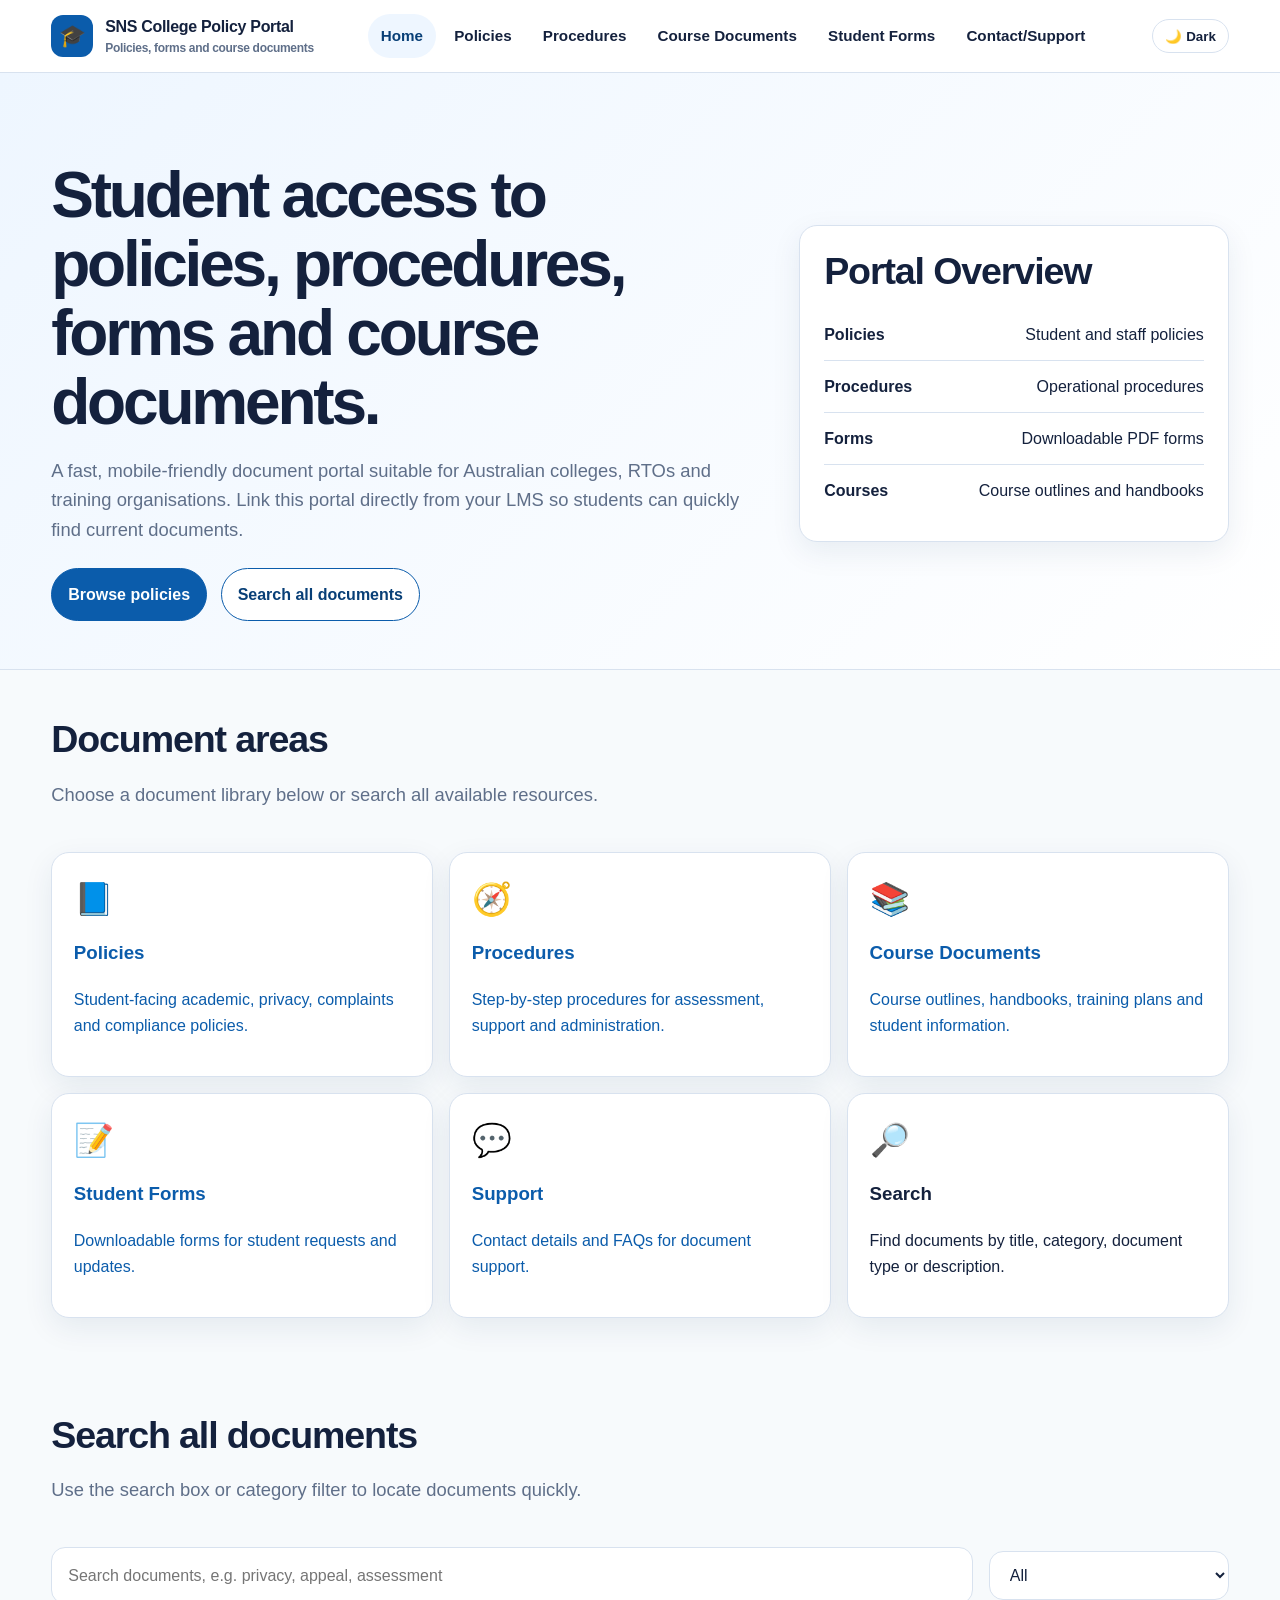
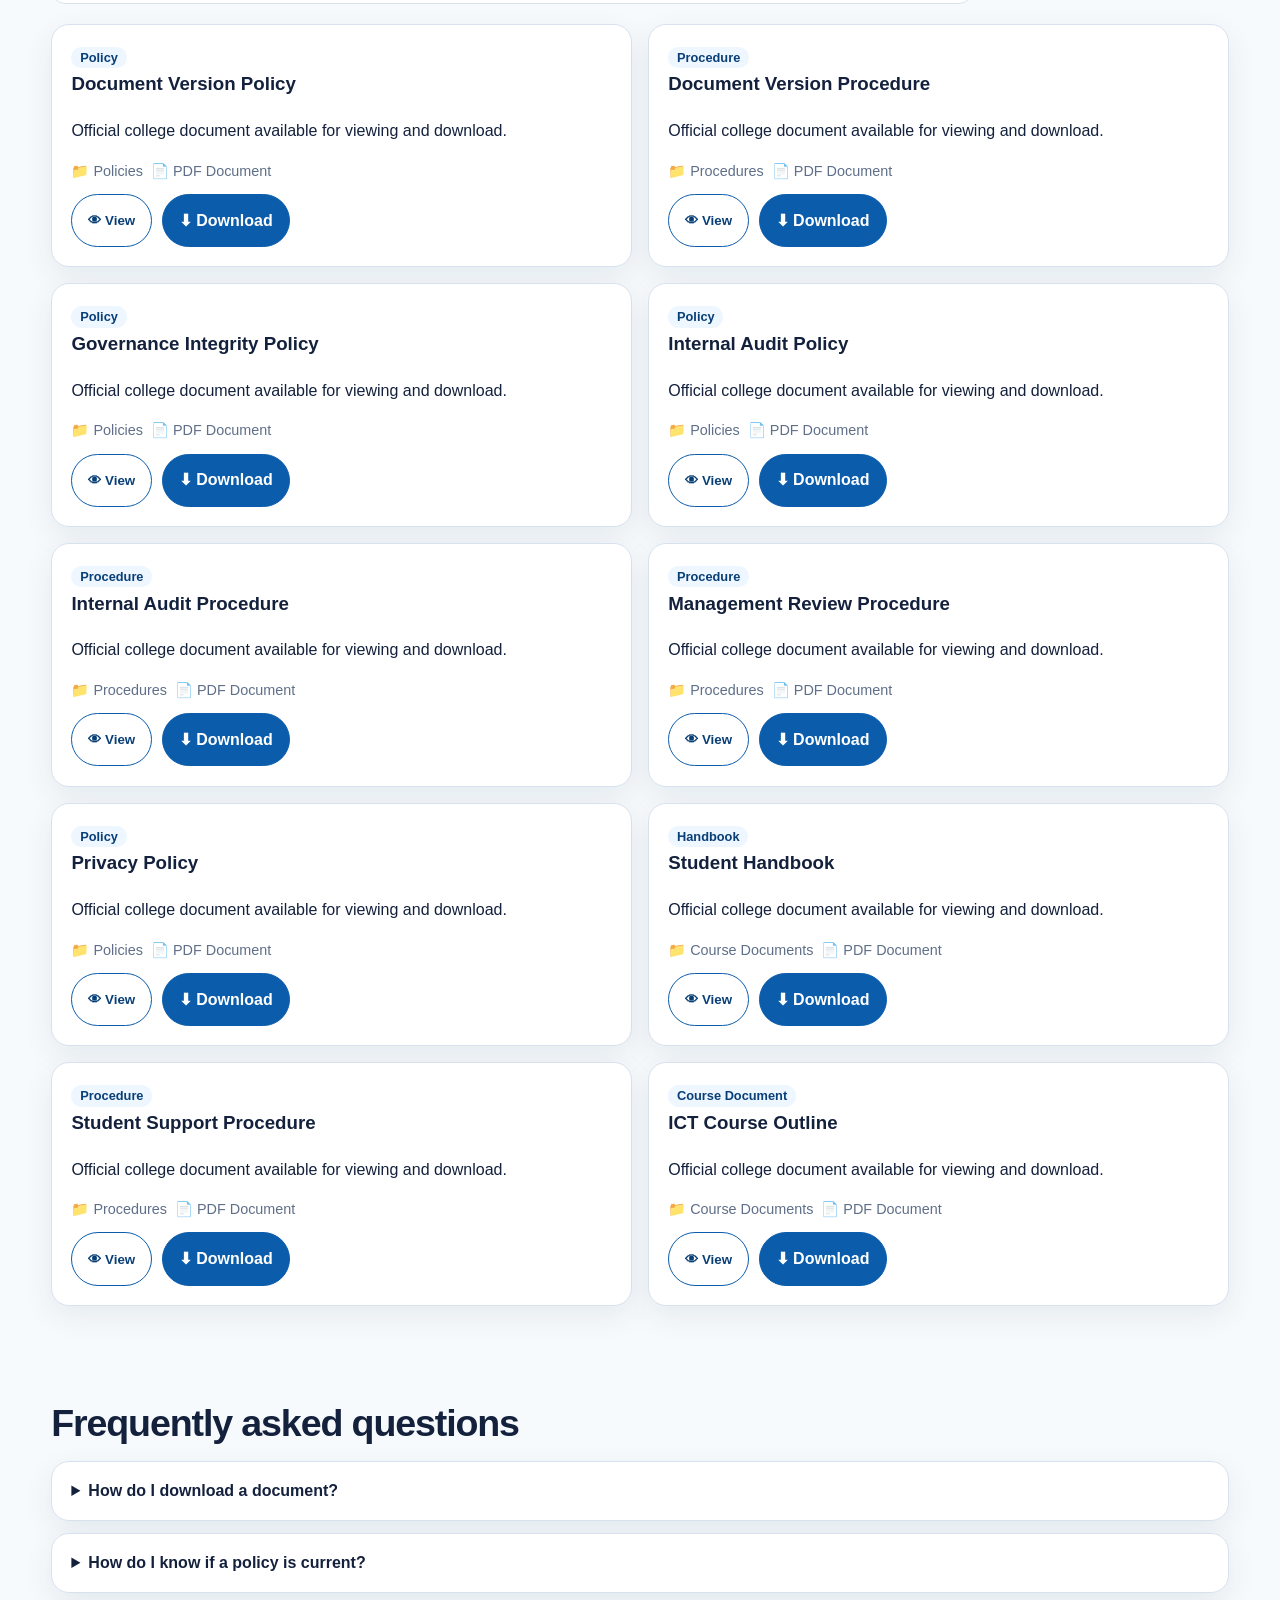
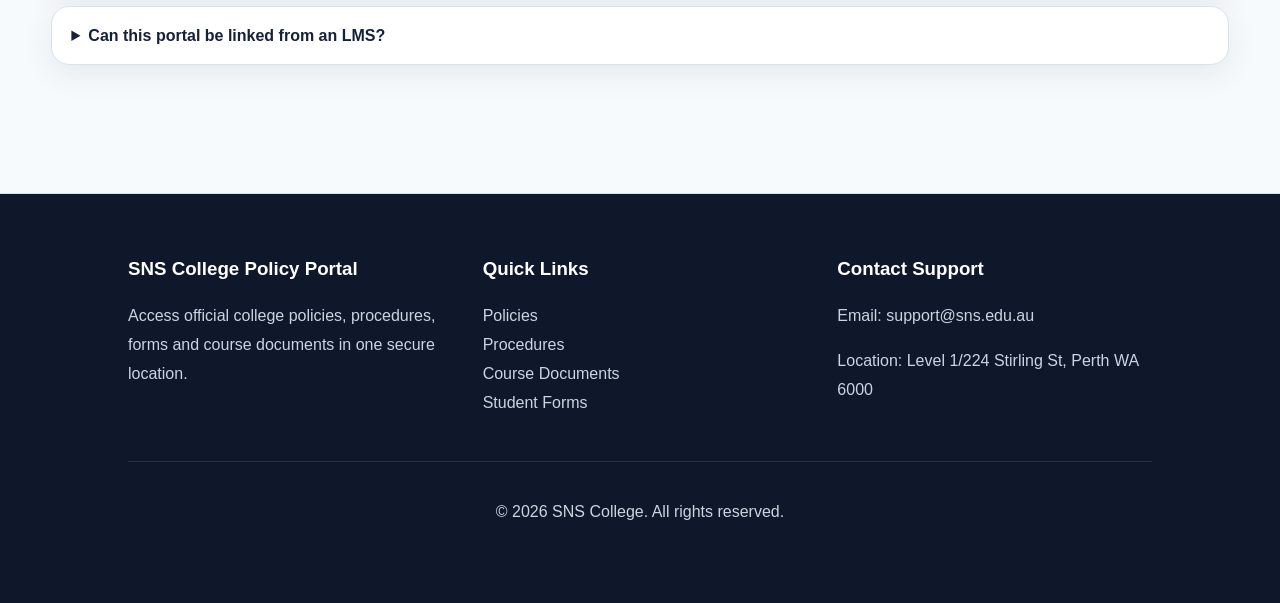
<file: index.html>
<!doctype html>
<html lang="en-AU">
<head>
  <meta charset="utf-8">
  <meta name="viewport" content="width=device-width, initial-scale=1">
  <meta name="description" content="Professional student policy and document portal for an Australian college or RTO.">
  <title>SNS College Policy Portal | Home</title>
  <link rel="stylesheet" href="css/style.css">
</head>
<body data-page-type="All">
  <a class="skip-link" href="#main">Skip to main content</a>
  <header class="site-header"><div class="container header-inner">
    <a class="logo" href="index.html" aria-label="SNS College Policy Portal home"><span class="logo-icon">🎓</span><span>SNS College Policy Portal<small>Policies, forms and course documents</small></span></a>
    <nav class="nav" data-nav aria-label="Main navigation"><a class="active" href="index.html">Home</a><a href="policies.html">Policies</a><a href="procedures.html">Procedures</a><a href="courses.html">Course Documents</a><a href="forms.html">Student Forms</a><a href="contact.html">Contact/Support</a></nav>
    <div class="header-actions"><button class="icon-btn" data-theme-toggle type="button">🌙 Dark</button><button class="icon-btn mobile-menu-btn" data-mobile-menu aria-expanded="false" aria-controls="main-navigation" type="button">☰ Menu</button></div>
  </div></header>
  <main id="main">
    <section class="hero"><div class="container hero-grid">
      <div><h1>Student access to policies, procedures, forms and course documents.</h1><p class="lead">A fast, mobile-friendly document portal suitable for Australian colleges, RTOs and training organisations. Link this portal directly from your LMS so students can quickly find current documents.</p><div class="cta-row"><a class="btn btn-primary" href="policies.html">Browse policies</a><a class="btn btn-secondary" href="#documents">Search all documents</a></div></div>
      <aside class="hero-card" aria-label="Portal summary">
  <h2>Portal Overview</h2>

  <div class="hero-stat">
    <strong>Policies</strong>
    <span>Student and staff policies</span>
  </div>

  <div class="hero-stat">
    <strong>Procedures</strong>
    <span>Operational procedures</span>
  </div>

  <div class="hero-stat">
    <strong>Forms</strong>
    <span>Downloadable PDF forms</span>
  </div>

  <div class="hero-stat">
    <strong>Courses</strong>
    <span>Course outlines and handbooks</span>
  </div>
</aside>
</div>
</section>

    <section class="section"><div class="container"><div class="section-heading"><div><h2>Document areas</h2><p class="lead">Choose a document library below or search all available resources.</p></div></div><div class="grid">
      <a class="card" href="policies.html"><div class="card-icon">📘</div><h3>Policies</h3><p>Student-facing academic, privacy, complaints and compliance policies.</p></a>
      <a class="card" href="procedures.html"><div class="card-icon">🧭</div><h3>Procedures</h3><p>Step-by-step procedures for assessment, support and administration.</p></a>
      <a class="card" href="courses.html"><div class="card-icon">📚</div><h3>Course Documents</h3><p>Course outlines, handbooks, training plans and student information.</p></a>
      <a class="card" href="forms.html"><div class="card-icon">📝</div><h3>Student Forms</h3><p>Downloadable forms for student requests and updates.</p></a>
      <a class="card" href="contact.html"><div class="card-icon">💬</div><h3>Support</h3><p>Contact details and FAQs for document support.</p></a>
      <div class="card"><div class="card-icon">🔎</div><h3>Search</h3><p>Find documents by title, category, document type or description.</p></div>
    </div></div></section>

    <section class="section" id="documents"><div class="container"><div class="section-heading"><div><h2>Search all documents</h2><p class="lead">Use the search box or category filter to locate documents quickly.</p></div></div><div class="tools"><label><span class="sr-only">Search documents</span><input class="search" data-search type="search" placeholder="Search documents, e.g. privacy, appeal, assessment"></label><label><span class="sr-only">Filter by category</span><select class="select" data-category-filter></select></label></div><div class="no-results" data-no-results>No matching documents found.</div><div class="document-grid" data-document-grid></div></div></section>

    <section class="section"><div class="container"><h2>Frequently asked questions</h2><div class="faq-list">
      <details class="faq-item"><summary>How do I download a document?</summary><p>Select the Download button on any document card. The PDF will download or open depending on your browser settings.</p></details>
      <details class="faq-item"><summary>How do I know if a policy is current?</summary><p>Each document card includes an updated date. Staff should replace old PDFs whenever a policy is reviewed.</p></details>
      <details class="faq-item"><summary>Can this portal be linked from an LMS?</summary><p>Yes. Copy the GitHub Pages URL for this website and add it as a link inside Moodle, Canvas, Blackboard or another LMS.</p></details>
    </div></div></section>
  </main>
  <footer class="site-footer">
  <div class="footer-grid">

    <div>
      <h3>SNS College Policy Portal</h3>
      <p>
        Access official college policies, procedures, forms and course
        documents in one secure location.
      </p>
    </div>

    <div>
      <h3>Quick Links</h3>

      <a href="policies.html">Policies</a><br>
      <a href="procedures.html">Procedures</a><br>
      <a href="courses.html">Course Documents</a><br>
      <a href="forms.html">Student Forms</a>
    </div>

    <div>
      <h3>Contact Support</h3>

      <p>Email: support@sns.edu.au</p>
      <p>Location: Level 1/224 Stirling St, Perth WA 6000</p>
    </div>

  </div>

  <div class="footer-bottom">
    <p>© 2026 SNS College. All rights reserved.</p>
  </div>
</footer>
  
<script src="js/script.js"></script>
</body>
</html>
</file>
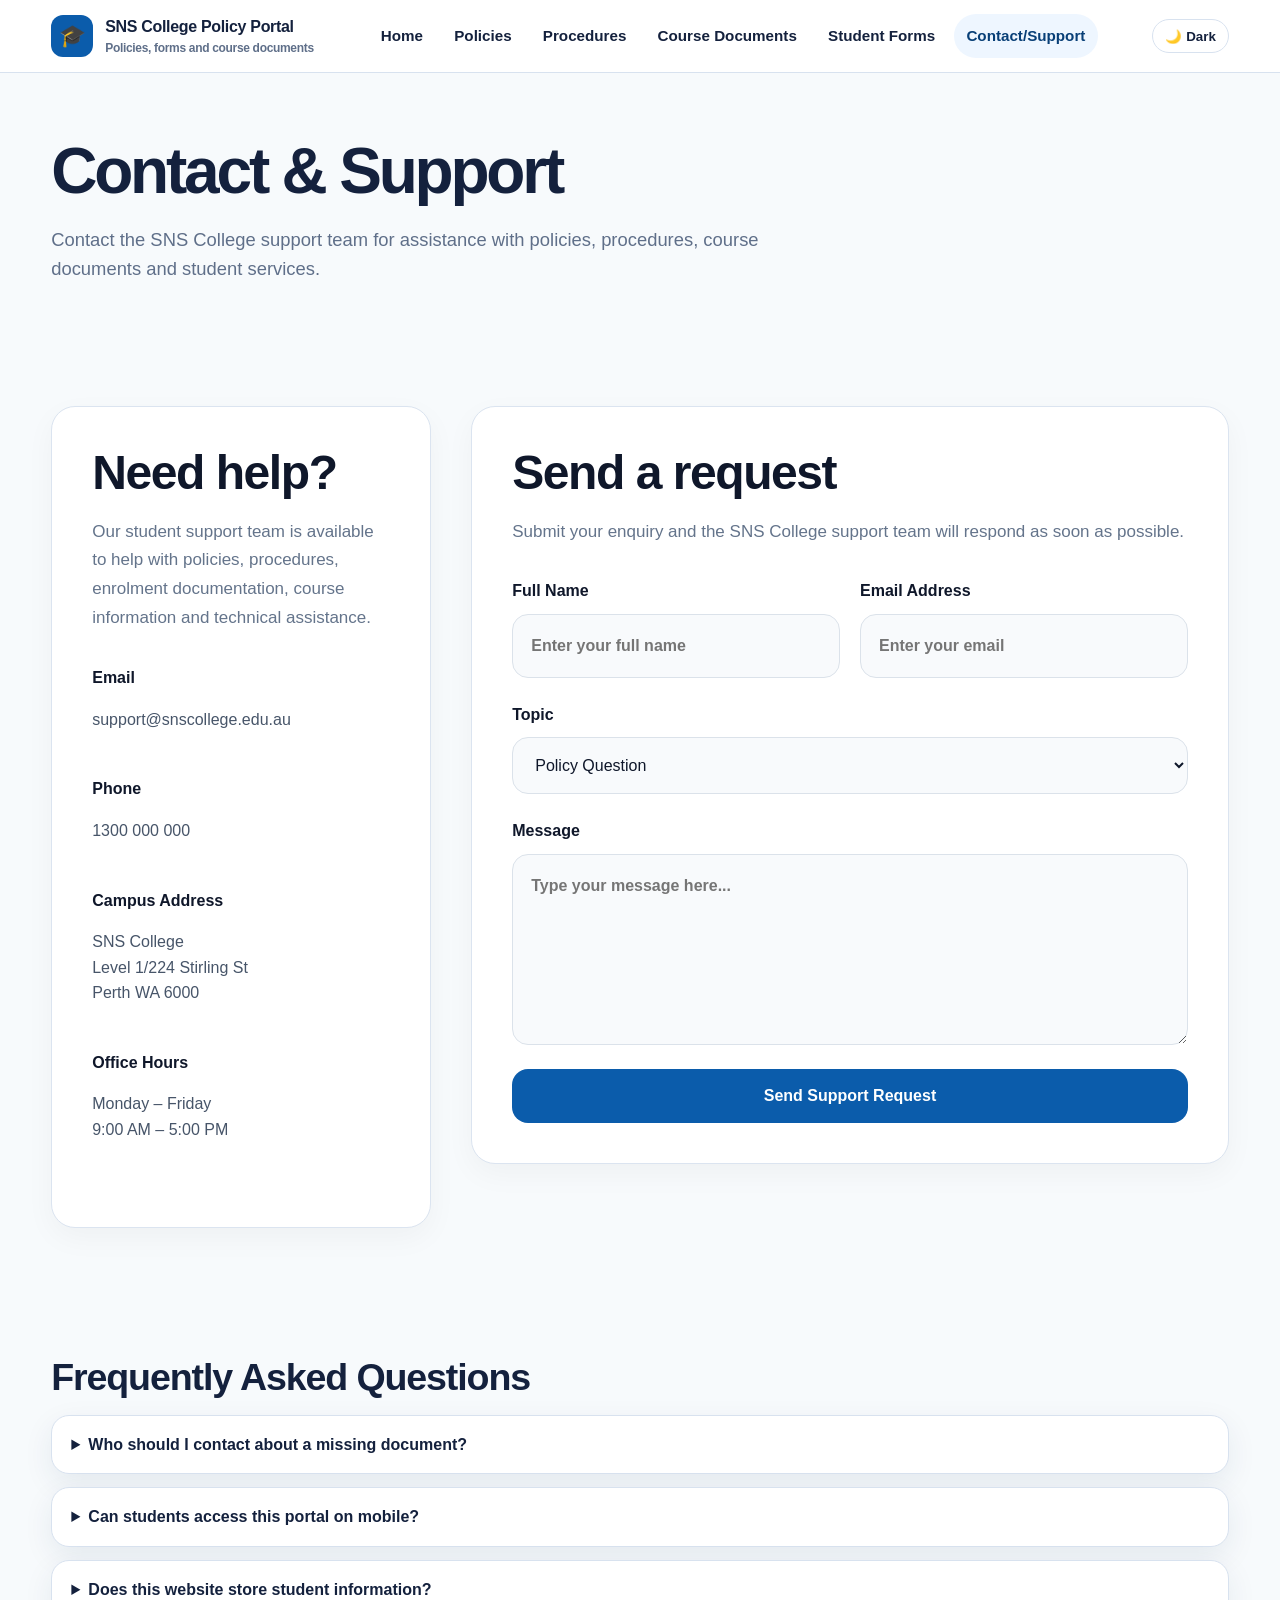
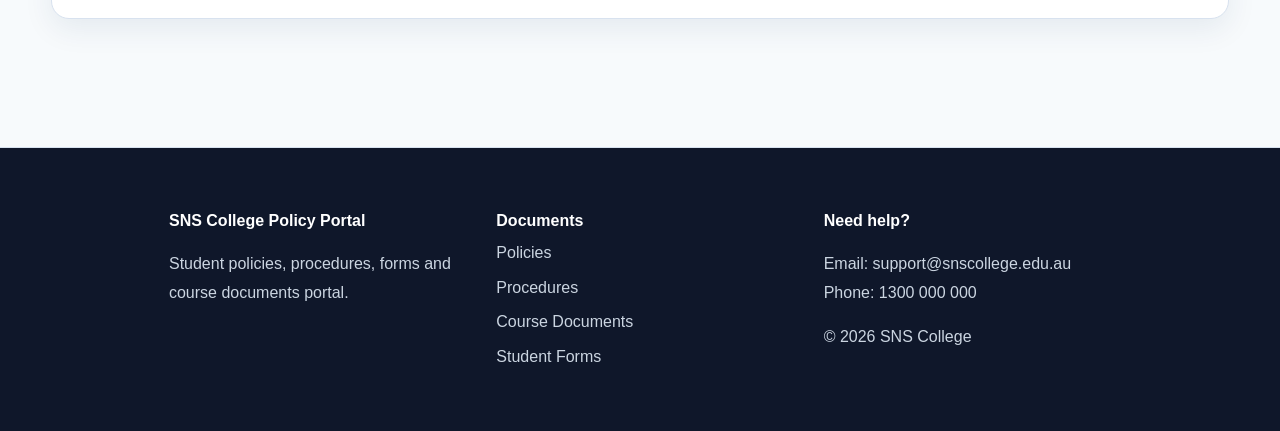
<file: contact.html>
<!doctype html>
<html lang="en-AU">

<head>
  <meta charset="utf-8">
  <meta name="viewport" content="width=device-width, initial-scale=1">
  <meta name="description" content="Contact and support page for the SNS College Policy Portal.">

  <title>SNS College Policy Portal | Contact/Support</title>

  <link rel="stylesheet" href="css/style.css">
</head>

<body data-page-type="All">

  <a class="skip-link" href="#main">Skip to main content</a>

  <!-- HEADER -->
  <header class="site-header">
    <div class="container header-inner">

      <a class="logo" href="index.html">
        <span class="logo-icon">🎓</span>
        <span>
          SNS College Policy Portal
          <small>Policies, forms and course documents</small>
        </span>
      </a>

      <nav class="nav" data-nav aria-label="Main navigation">
        <a href="index.html">Home</a>
        <a href="policies.html">Policies</a>
        <a href="procedures.html">Procedures</a>
        <a href="courses.html">Course Documents</a>
        <a href="forms.html">Student Forms</a>
        <a class="active" href="contact.html">Contact/Support</a>
      </nav>

      <div class="header-actions">
        <button class="icon-btn" data-theme-toggle type="button">
          🌙 Dark
        </button>

        <button class="icon-btn mobile-menu-btn"
          data-mobile-menu
          aria-expanded="false"
          type="button">
          ☰ Menu
        </button>
      </div>

    </div>
  </header>

  <!-- MAIN -->
  <main id="main">

    <!-- PAGE TITLE -->
    <section class="page-title">
      <div class="container">


        <h1>Contact & Support</h1>

        <p class="lead">
          Contact the SNS College support team for assistance
          with policies, procedures, course documents and student services.
        </p>

      </div>
    </section>

    <!-- CONTACT SECTION -->
    <section class="section contact-modern">

      <div class="container contact-layout-modern">

        <!-- LEFT CARD -->
        <aside class="contact-info-modern">
          

          <h2>Need help?</h2>

          <p class="contact-intro">
            Our student support team is available to help with
            policies, procedures, enrolment documentation,
            course information and technical assistance.
          </p>

          <div class="contact-item">
            <div>
              <strong>Email</strong>
              <p>support@snscollege.edu.au</p>
            </div>
          </div>
          <div class="contact-item">
            <div>
              <strong>Phone</strong>
              <p>1300 000 000</p>
            </div>
          </div>
          <div class="contact-item">
            <div>
              <strong>Campus Address</strong>
              <p>
                SNS College<br>
                Level 1/224 Stirling St<br>
                Perth WA 6000
              </p>
            </div>
          </div>
          <div class="contact-item">
            <div>
              <strong>Office Hours</strong>
              <p>
                Monday – Friday<br>
                9:00 AM – 5:00 PM
              </p>
            </div>
          </div>
        </aside>

        <!-- RIGHT CARD -->
        <div class="support-form-modern">


          <h2>Send a request</h2>

          <p class="contact-intro">
            Submit your enquiry and the SNS College support
            team will respond as soon as possible.
          </p>

          <form class="modern-form"
            action="mailto:support@snscollege.edu.au"
            method="post"
            enctype="text/plain">

            <div class="form-row">

              <label>
                Full Name

                <input
                  type="text"
                  name="name"
                  placeholder="Enter your full name"
                  required>
              </label>

              <label>
                Email Address

                <input
                  type="email"
                  name="email"
                  placeholder="Enter your email"
                  required>
              </label>

            </div>

            <label>
              Topic

              <select name="topic">

                <option>Policy Question</option>
                <option>Procedure Question</option>
                <option>Course Document Request</option>
                <option>Student Support</option>
                <option>Technical Issue</option>

              </select>
            </label>

            <label>
              Message

              <textarea
                name="message"
                rows="6"
                placeholder="Type your message here..."
                required></textarea>
            </label>

            <button class="modern-submit-btn" type="submit">
              Send Support Request
            </button>

          </form>

        </div>

      </div>

    </section>

    <!-- FAQ -->
    <section class="section">

      <div class="container">

        <h2>Frequently Asked Questions</h2>

        <div class="faq-list">

          <details class="faq-item">
            <summary>
              Who should I contact about a missing document?
            </summary>

            <p>
              Contact Student Support and include the document name,
              course name and LMS page where the link appears.
            </p>
          </details>

          <details class="faq-item">
            <summary>
              Can students access this portal on mobile?
            </summary>

            <p>
              Yes. The portal is fully responsive and works on
              mobile, tablet and desktop devices.
            </p>
          </details>

          <details class="faq-item">
            <summary>
              Does this website store student information?
            </summary>

            <p>
              No. This is a static website and does not use a database.
              The support form opens an email request only.
            </p>
          </details>

        </div>

      </div>

    </section>

  </main>

  <!-- FOOTER -->
  <footer class="site-footer">

    <div class="container footer-grid">

      <div>
        <strong>SNS College Policy Portal</strong>

        <p>
          Student policies, procedures,
          forms and course documents portal.
        </p>
      </div>

      <div class="footer-links">

        <strong>Documents</strong>

        <a href="policies.html">Policies</a>
        <a href="procedures.html">Procedures</a>
        <a href="courses.html">Course Documents</a>
        <a href="forms.html">Student Forms</a>

      </div>

      <div>

        <strong>Need help?</strong>

        <p>
          Email: support@snscollege.edu.au<br>
          Phone: 1300 000 000
        </p>

        <p>
          &copy; <span data-year></span> SNS College
        </p>

      </div>

    </div>

  </footer>

  <script src="js/script.js"></script>

</body>
</html>
</file>
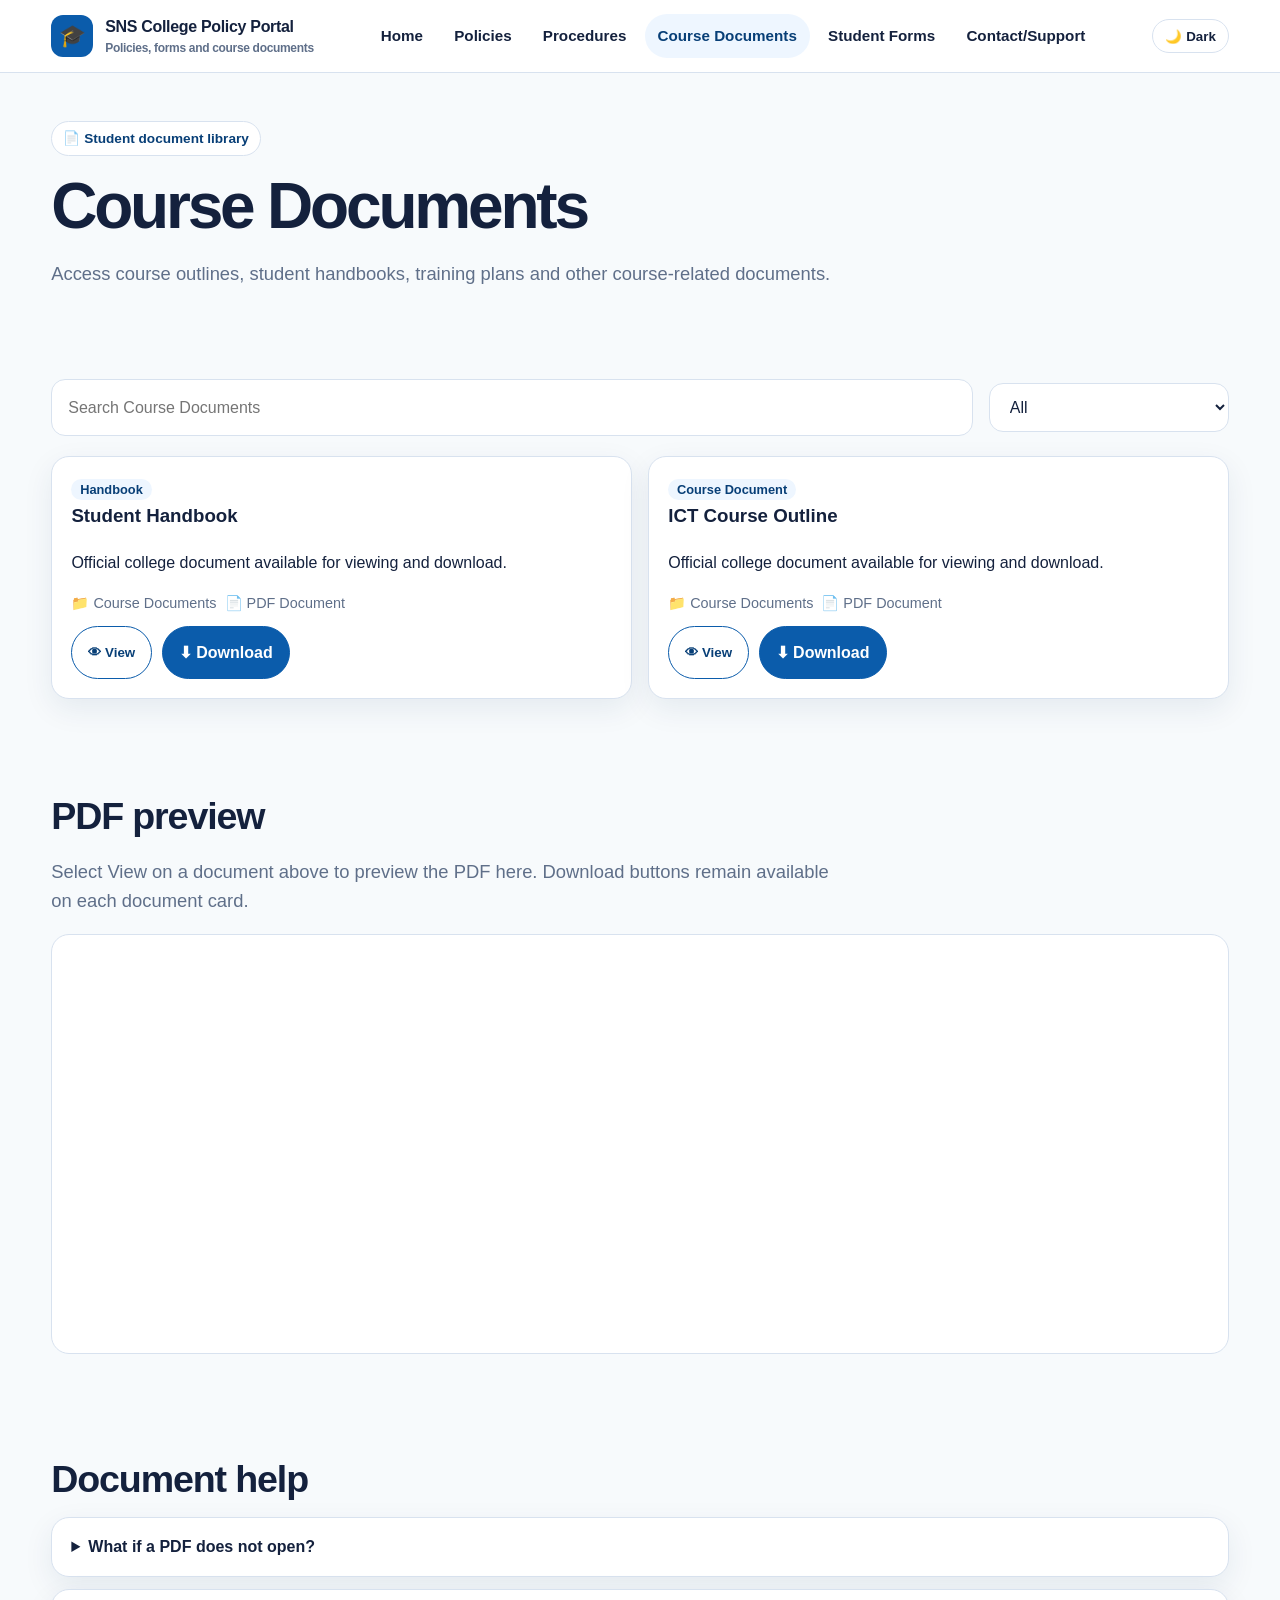
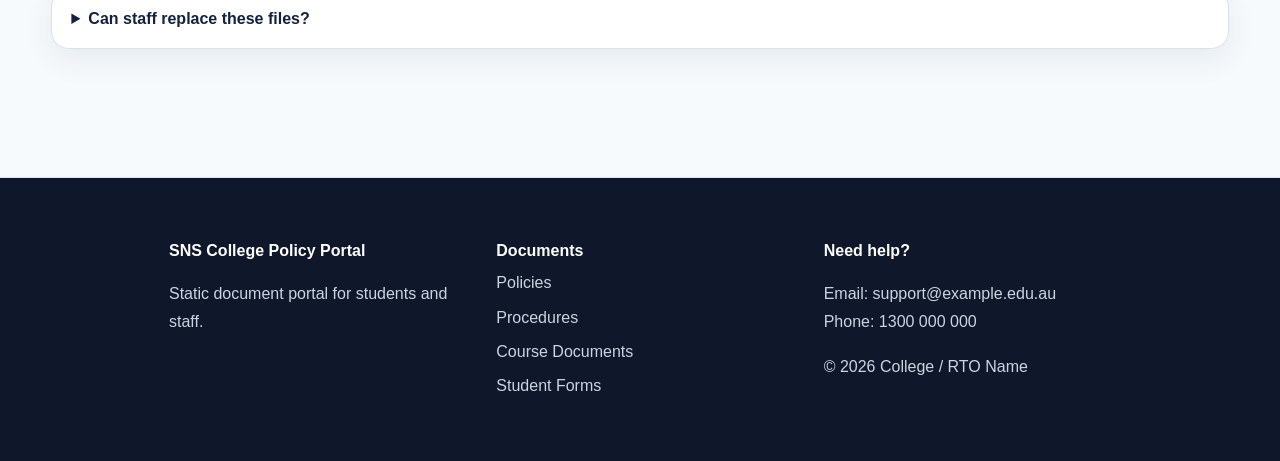
<file: courses.html>
<!doctype html>
<html lang="en-AU">
<head>
  <meta charset="utf-8">
  <meta name="viewport" content="width=device-width, initial-scale=1">
  <meta name="description" content="Access course outlines, student handbooks, training plans and other course-related documents.">
  <title>SNS College Policy Portal | Course Documents</title>
  <link rel="stylesheet" href="css/style.css">
</head>
<body data-page-type="Course Document">
  <a class="skip-link" href="#main">Skip to main content</a>
  <header class="site-header"><div class="container header-inner">
    <a class="logo" href="index.html"><span class="logo-icon">🎓</span><span>SNS College Policy Portal<small>Policies, forms and course documents</small></span></a>
    <nav class="nav" data-nav aria-label="Main navigation"><a href="index.html">Home</a><a class="" href="policies.html">Policies</a><a class="" href="procedures.html">Procedures</a><a class="active" href="courses.html">Course Documents</a><a class="" href="forms.html">Student Forms</a><a class="" href="contact.html">Contact/Support</a></nav>
    <div class="header-actions"><button class="icon-btn" data-theme-toggle type="button">🌙 Dark</button><button class="icon-btn mobile-menu-btn" data-mobile-menu aria-expanded="false" type="button">☰ Menu</button></div>
  </div></header>
  <main id="main">
    <section class="page-title"><div class="container"><span class="badge">📄 Student document library</span><h1>Course Documents</h1><p class="lead">Access course outlines, student handbooks, training plans and other course-related documents.</p></div></section>
    <section class="section"><div class="container"><div class="tools"><label><span class="sr-only">Search documents</span><input class="search" data-search type="search" placeholder="Search Course Documents"></label><label><span class="sr-only">Filter by category</span><select class="select" data-category-filter></select></label></div><div class="no-results" data-no-results>No matching documents found.</div><div class="document-grid" data-document-grid></div></div></section>
    <section class="section"><div class="container"><h2>PDF preview</h2><p class="lead">Select View on a document above to preview the PDF here. Download buttons remain available on each document card.</p><iframe class="pdf-viewer" data-pdf-viewer title="PDF preview area" src="student-handbook.pdf"></iframe></div></section>
    <section class="section"><div class="container"><h2>Document help</h2><div class="faq-list"><details class="faq-item"><summary>What if a PDF does not open?</summary><p>Use the Download button or contact support. Some mobile browsers open PDFs in a separate tab.</p></details><details class="faq-item"><summary>Can staff replace these files?</summary><p>Yes. Replace the matching PDF in the /pdfs folder and update the document details in js/script.js.</p></details></div></div></section>
  </main>
  <footer class="site-footer"><div class="container footer-grid"><div><strong>SNS College Policy Portal</strong><p>Static document portal for students and staff.</p></div><div class="footer-links"><strong>Documents</strong><a href="policies.html">Policies</a><a href="procedures.html">Procedures</a><a href="courses.html">Course Documents</a><a href="forms.html">Student Forms</a></div><div><strong>Need help?</strong><p>Email: support@example.edu.au<br>Phone: 1300 000 000</p><p>&copy; <span data-year></span> College / RTO Name</p></div></div></footer>
  <script src="js/script.js"></script>
</body>
</html>
</file>
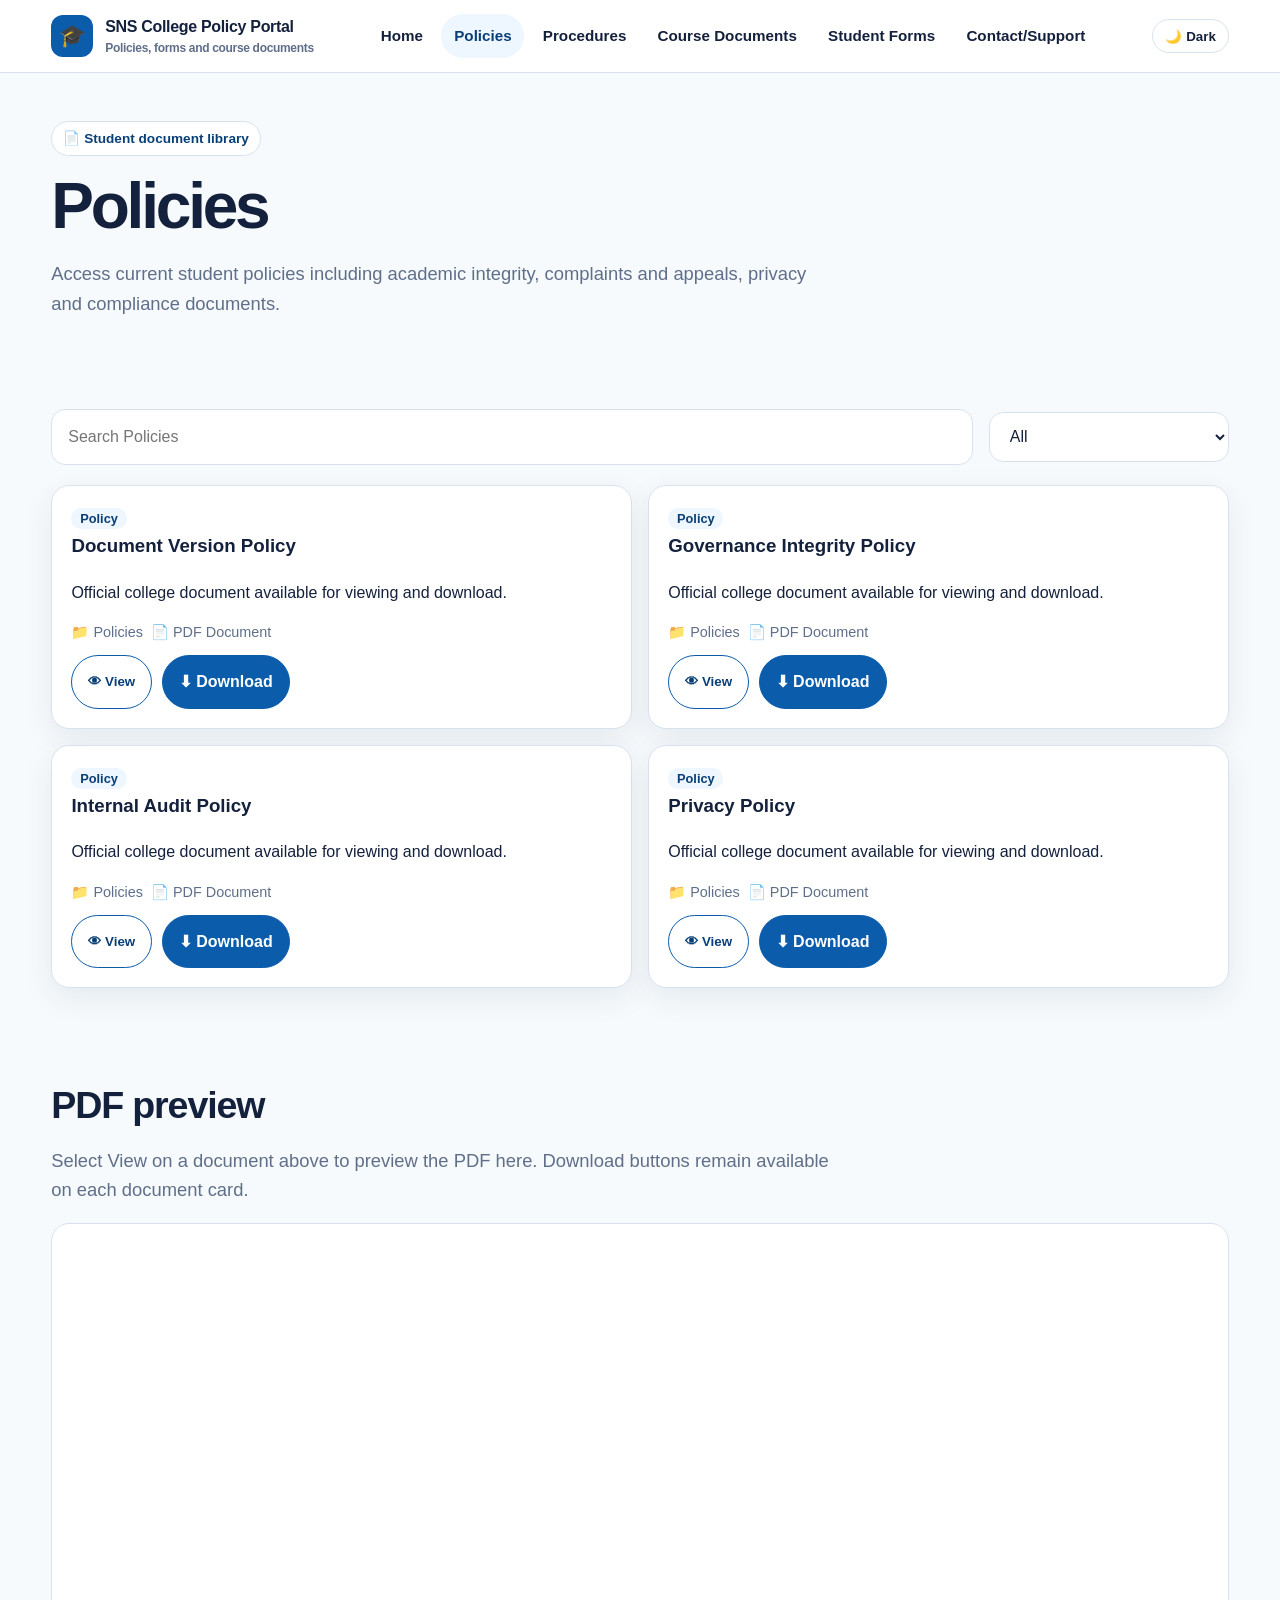
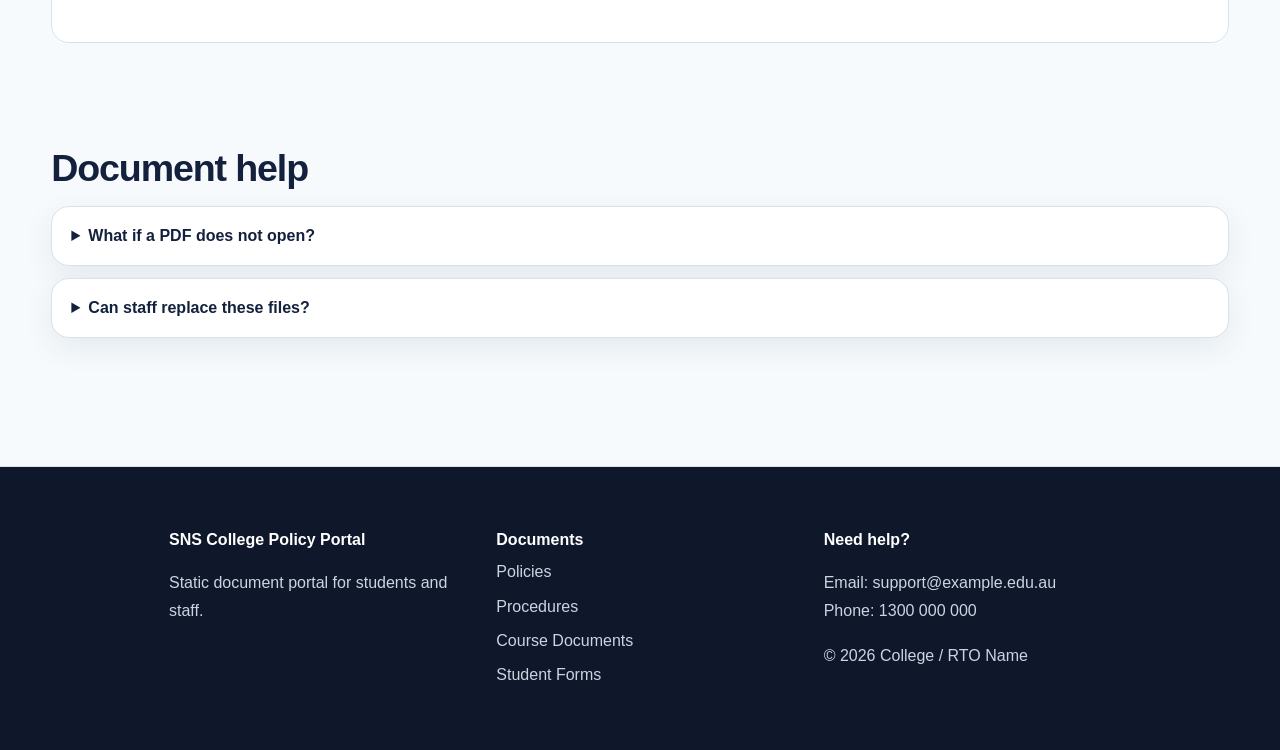
<file: policies.html>
<!doctype html>
<html lang="en-AU">
<head>
  <meta charset="utf-8">
  <meta name="viewport" content="width=device-width, initial-scale=1">
  <meta name="description" content="Access current student policies including academic integrity, complaints and appeals, privacy and compliance documents.">
  <title>SNS College Policy Portal | Policies</title>
  <link rel="stylesheet" href="css/style.css">
</head>
<body data-page-type="Policy">
  <a class="skip-link" href="#main">Skip to main content</a>
  <header class="site-header"><div class="container header-inner">
    <a class="logo" href="index.html"><span class="logo-icon">🎓</span><span>SNS College Policy Portal<small>Policies, forms and course documents</small></span></a>
    <nav class="nav" data-nav aria-label="Main navigation"><a href="index.html">Home</a><a class="active" href="policies.html">Policies</a><a class="" href="procedures.html">Procedures</a><a class="" href="courses.html">Course Documents</a><a class="" href="forms.html">Student Forms</a><a class="" href="contact.html">Contact/Support</a></nav>
    <div class="header-actions"><button class="icon-btn" data-theme-toggle type="button">🌙 Dark</button><button class="icon-btn mobile-menu-btn" data-mobile-menu aria-expanded="false" type="button">☰ Menu</button></div>
  </div></header>
  <main id="main">
    <section class="page-title"><div class="container"><span class="badge">📄 Student document library</span><h1>Policies</h1><p class="lead">Access current student policies including academic integrity, complaints and appeals, privacy and compliance documents.</p></div></section>
    <section class="section"><div class="container"><div class="tools"><label><span class="sr-only">Search documents</span><input class="search" data-search type="search" placeholder="Search Policies"></label><label><span class="sr-only">Filter by category</span><select class="select" data-category-filter></select></label></div><div class="no-results" data-no-results>No matching documents found.</div><div class="document-grid" data-document-grid></div></div></section>
    <section class="section"><div class="container"><h2>PDF preview</h2><p class="lead">Select View on a document above to preview the PDF here. Download buttons remain available on each document card.</p><iframe class="pdf-viewer" data-pdf-viewer title="PDF preview area"></iframe></div></section>
    <section class="section"><div class="container"><h2>Document help</h2><div class="faq-list"><details class="faq-item"><summary>What if a PDF does not open?</summary><p>Use the Download button or contact support. Some mobile browsers open PDFs in a separate tab.</p></details><details class="faq-item"><summary>Can staff replace these files?</summary><p>Yes. Replace the matching PDF in the /pdfs folder and update the document details in js/script.js.</p></details></div></div></section>
  </main>
  <footer class="site-footer"><div class="container footer-grid"><div><strong>SNS College Policy Portal</strong><p>Static document portal for students and staff.</p></div><div class="footer-links"><strong>Documents</strong><a href="policies.html">Policies</a><a href="procedures.html">Procedures</a><a href="courses.html">Course Documents</a><a href="forms.html">Student Forms</a></div><div><strong>Need help?</strong><p>Email: support@example.edu.au<br>Phone: 1300 000 000</p><p>&copy; <span data-year></span> College / RTO Name</p></div></div></footer>
  <script src="js/script.js"></script>
</body>
</html>
</file>
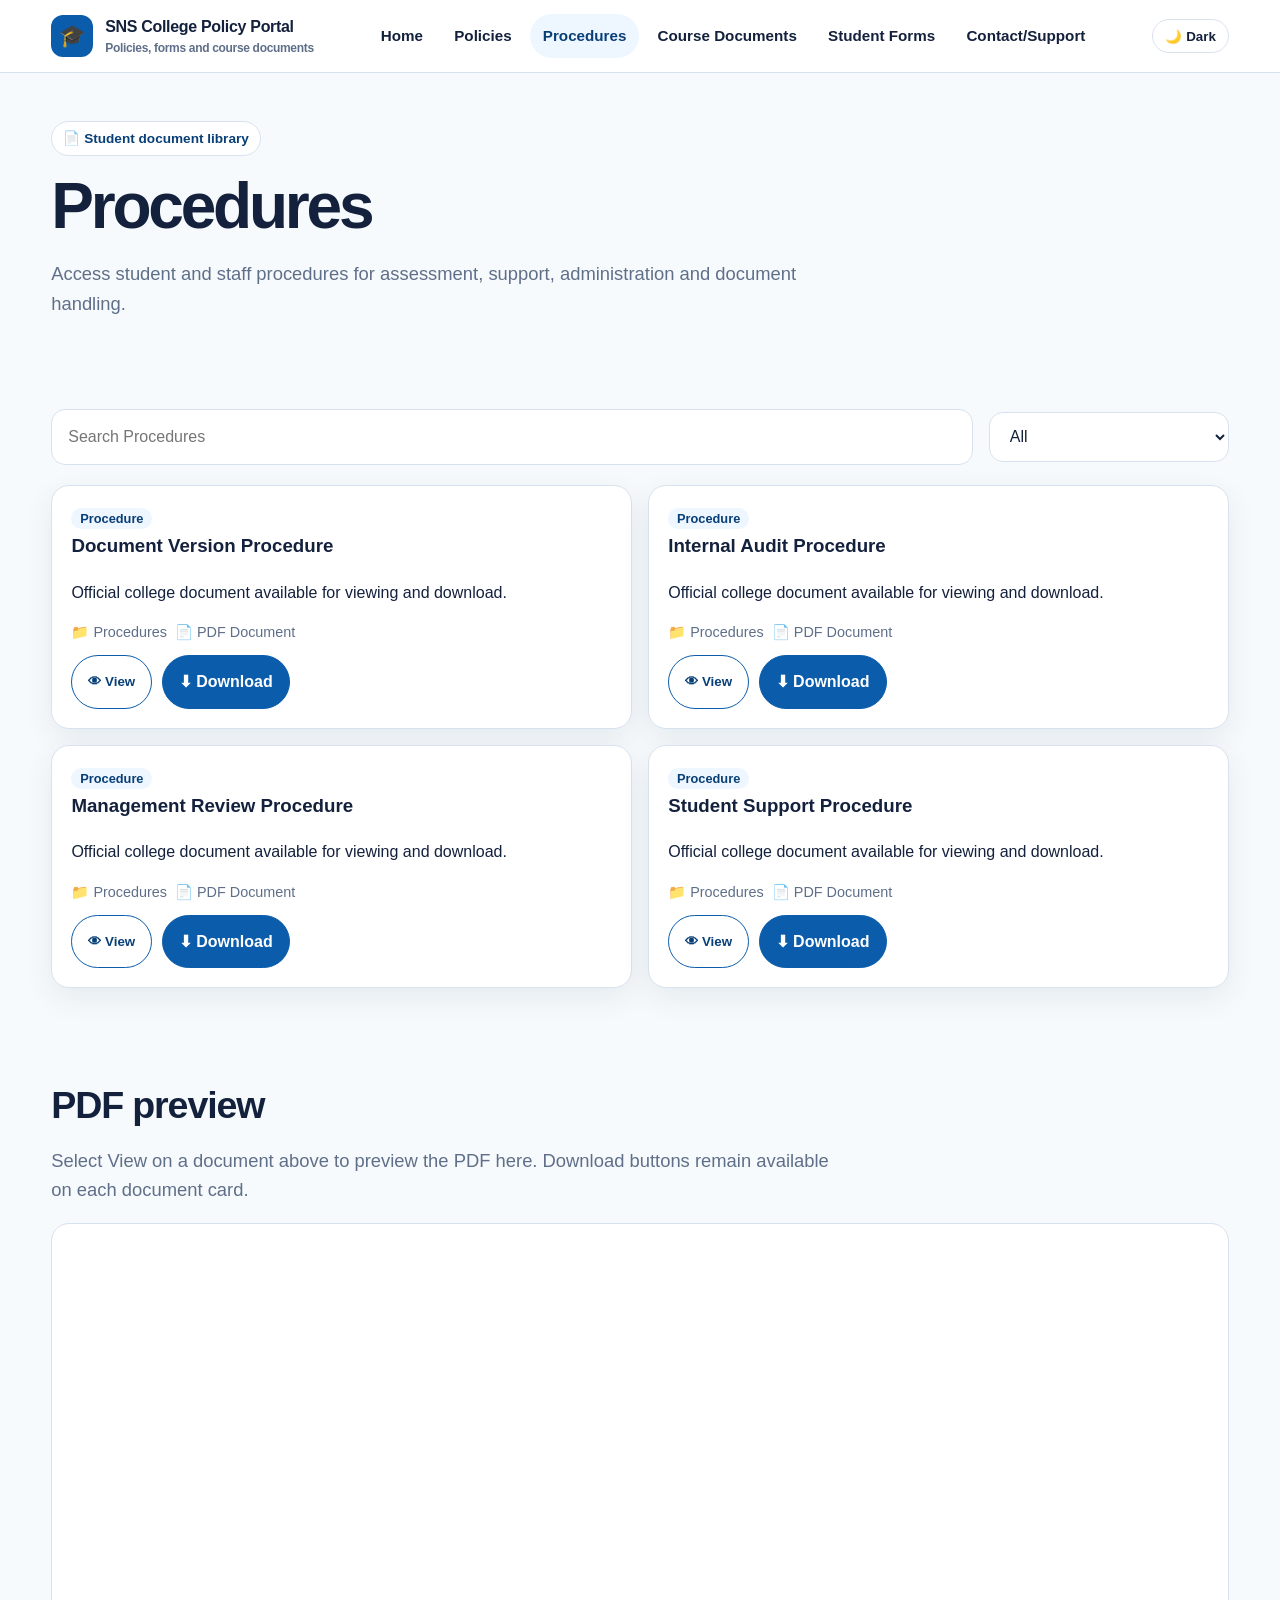
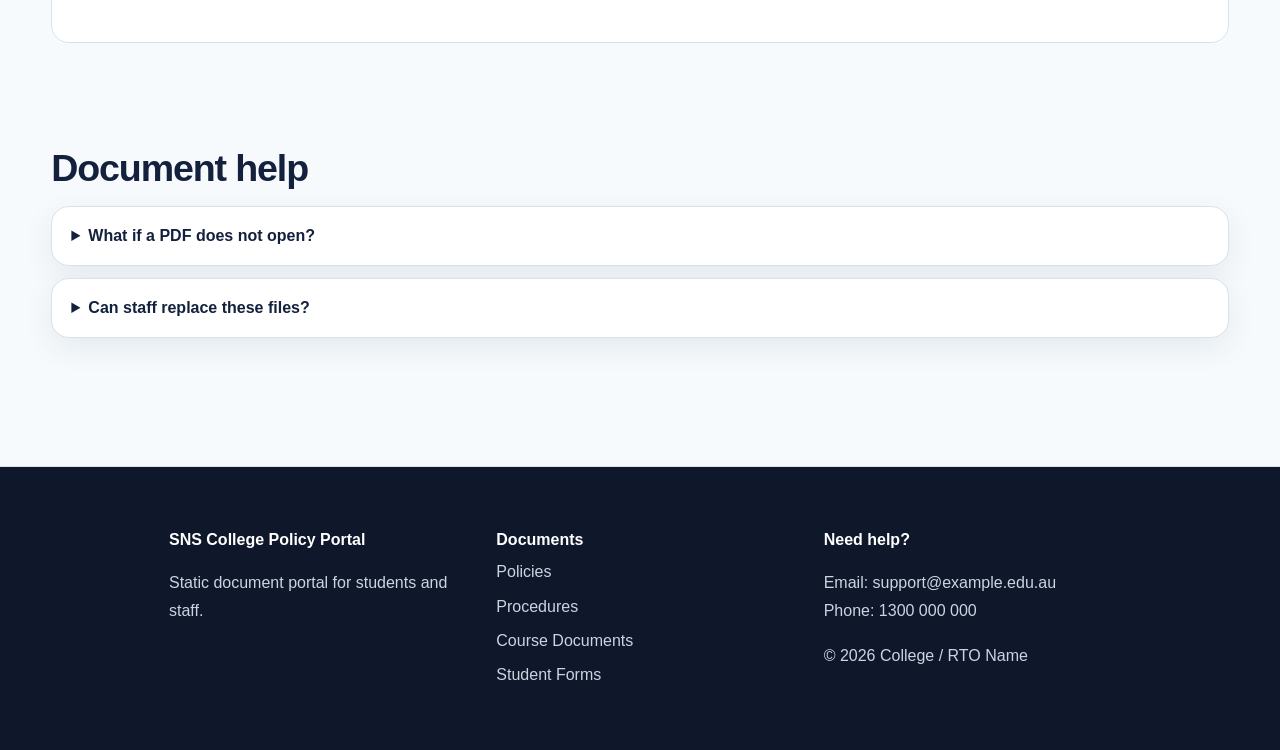
<file: procedures.html>
<!doctype html>
<html lang="en-AU">
<head>
  <meta charset="utf-8">
  <meta name="viewport" content="width=device-width, initial-scale=1">
  <meta name="description" content="Access student and staff procedures for assessment, support, administration and document handling.">
  <title>SNS College Policy Portal | Procedures</title>
  <link rel="stylesheet" href="css/style.css">
</head>
<body data-page-type="Procedure">
  <a class="skip-link" href="#main">Skip to main content</a>
  <header class="site-header"><div class="container header-inner">
    <a class="logo" href="index.html"><span class="logo-icon">🎓</span><span>SNS College Policy Portal<small>Policies, forms and course documents</small></span></a>
    <nav class="nav" data-nav aria-label="Main navigation"><a href="index.html">Home</a><a class="" href="policies.html">Policies</a><a class="active" href="procedures.html">Procedures</a><a class="" href="courses.html">Course Documents</a><a class="" href="forms.html">Student Forms</a><a class="" href="contact.html">Contact/Support</a></nav>
    <div class="header-actions"><button class="icon-btn" data-theme-toggle type="button">🌙 Dark</button><button class="icon-btn mobile-menu-btn" data-mobile-menu aria-expanded="false" type="button">☰ Menu</button></div>
  </div></header>
  <main id="main">
    <section class="page-title"><div class="container"><span class="badge">📄 Student document library</span><h1>Procedures</h1><p class="lead">Access student and staff procedures for assessment, support, administration and document handling.</p></div></section>
    <section class="section"><div class="container"><div class="tools"><label><span class="sr-only">Search documents</span><input class="search" data-search type="search" placeholder="Search Procedures"></label><label><span class="sr-only">Filter by category</span><select class="select" data-category-filter></select></label></div><div class="no-results" data-no-results>No matching documents found.</div><div class="document-grid" data-document-grid></div></div></section>
    <section class="section"><div class="container"><h2>PDF preview</h2><p class="lead">Select View on a document above to preview the PDF here. Download buttons remain available on each document card.</p><iframe class="pdf-viewer" data-pdf-viewer title="PDF preview area"></iframe></div></section>
    <section class="section"><div class="container"><h2>Document help</h2><div class="faq-list"><details class="faq-item"><summary>What if a PDF does not open?</summary><p>Use the Download button or contact support. Some mobile browsers open PDFs in a separate tab.</p></details><details class="faq-item"><summary>Can staff replace these files?</summary><p>Yes. Replace the matching PDF in the /pdfs folder and update the document details in js/script.js.</p></details></div></div></section>
  </main>
  <footer class="site-footer"><div class="container footer-grid"><div><strong>SNS College Policy Portal</strong><p>Static document portal for students and staff.</p></div><div class="footer-links"><strong>Documents</strong><a href="policies.html">Policies</a><a href="procedures.html">Procedures</a><a href="courses.html">Course Documents</a><a href="forms.html">Student Forms</a></div><div><strong>Need help?</strong><p>Email: support@example.edu.au<br>Phone: 1300 000 000</p><p>&copy; <span data-year></span> College / RTO Name</p></div></div></footer>
  <script src="js/script.js"></script>
</body>
</html>
</file>
<file: css/style.css>
:root {
  --bg: #f7fafc;
  --surface: #ffffff;
  --surface-2: #eef6ff;
  --text: #14213d;
  --muted: #5f6f89;
  --primary: #0b5cab;
  --primary-dark: #083f77;
  --accent: #17a2b8;
  --border: #d8e2ef;
  --shadow: 0 10px 30px rgba(9, 45, 87, 0.08);
  --radius: 18px;
  --max-width: 1180px;
}

[data-theme="dark"] {
  --bg: #0d1524;
  --surface: #121e30;
  --surface-2: #172942;
  --text: #f3f8ff;
  --muted: #b8c7d9;
  --primary: #5bb3ff;
  --primary-dark: #8ecbff;
  --accent: #67d9e8;
  --border: #263b58;
  --shadow: 0 10px 30px rgba(0, 0, 0, 0.25);
}

* { box-sizing: border-box; }
html { scroll-behavior: smooth; }
body {
  margin: 0;
  font-family: Arial, Helvetica, sans-serif;
  color: var(--text);
  background: var(--bg);
  line-height: 1.6;
}

a { color: var(--primary); text-decoration: none; }
a:hover, a:focus { text-decoration: underline; }
img { max-width: 100%; height: auto; }
.skip-link {
  position: absolute;
  left: -999px;
  top: 10px;
  background: var(--primary);
  color: #fff;
  padding: 0.7rem 1rem;
  z-index: 1000;
}
.skip-link:focus { left: 10px; }

.container { width: min(92%, var(--max-width)); margin: 0 auto; }
.site-header {
  position: sticky;
  top: 0;
  z-index: 100;
  background: rgba(255,255,255,0.92);
  backdrop-filter: blur(10px);
  border-bottom: 1px solid var(--border);
}
[data-theme="dark"] .site-header { background: rgba(18,30,48,0.92); }
.header-inner {
  display: flex;
  align-items: center;
  justify-content: space-between;
  min-height: 72px;
  gap: 1rem;
}
.logo {
  display: flex;
  align-items: center;
  gap: 0.75rem;
  color: var(--text);
  font-weight: 800;
  letter-spacing: -0.02em;
}
.logo-icon {
  display: grid;
  place-items: center;
  width: 42px;
  height: 42px;
  border-radius: 12px;
  background: var(--primary);
  color: #fff;
  font-size: 1.35rem;
}
.logo small { display: block; color: var(--muted); font-weight: 600; font-size: 0.75rem; }
.nav { display: flex; align-items: center; gap: 0.35rem; }
.nav a {
  color: var(--text);
  padding: 0.6rem 0.8rem;
  border-radius: 999px;
  font-weight: 700;
  font-size: 0.95rem;
}
.nav a.active, .nav a:hover, .nav a:focus {
  background: var(--surface-2);
  color: var(--primary-dark);
  text-decoration: none;
}
.header-actions { display: flex; gap: 0.5rem; align-items: center; }
.icon-btn {
  border: 1px solid var(--border);
  background: var(--surface);
  color: var(--text);
  border-radius: 999px;
  padding: 0.55rem 0.75rem;
  cursor: pointer;
  font-weight: 700;
}
.mobile-menu-btn { display: none; }

.hero {
  background: linear-gradient(135deg, var(--surface-2), var(--surface));
  padding: 4.5rem 0 3rem;
  border-bottom: 1px solid var(--border);
}
.hero-grid { display: grid; grid-template-columns: 1.25fr 0.75fr; gap: 2rem; align-items: center; }
.badge {
  display: inline-flex;
  gap: 0.4rem;
  align-items: center;
  border: 1px solid var(--border);
  color: var(--primary-dark);
  background: var(--surface);
  padding: 0.35rem 0.7rem;
  border-radius: 999px;
  font-weight: 800;
  font-size: 0.85rem;
}
h1 { font-size: clamp(2rem, 5vw, 4rem); line-height: 1.08; margin: 1rem 0; letter-spacing: -0.05em; }
h2 { font-size: clamp(1.55rem, 3vw, 2.35rem); line-height: 1.15; margin: 0 0 1rem; letter-spacing: -0.03em; }
h3 { margin-top: 0; }
.lead { font-size: 1.15rem; color: var(--muted); max-width: 780px; }
.hero-card, .card, .document-card, .contact-card, .faq-item {
  background: var(--surface);
  border: 1px solid var(--border);
  border-radius: var(--radius);
  box-shadow: var(--shadow);
}
.hero-card { padding: 1.5rem; }
.hero-stat { display: flex; justify-content: space-between; padding: 0.8rem 0; border-bottom: 1px solid var(--border); }
.hero-stat:last-child { border-bottom: 0; }
.cta-row { display: flex; flex-wrap: wrap; gap: 0.85rem; margin-top: 1.5rem; }
.btn {
  display: inline-flex;
  align-items: center;
  justify-content: center;
  gap: 0.45rem;
  padding: 0.8rem 1rem;
  border-radius: 999px;
  border: 1px solid var(--primary);
  font-weight: 800;
  cursor: pointer;
}
.btn-primary { background: var(--primary); color: #fff; }
.btn-secondary { background: var(--surface); color: var(--primary-dark); }
.btn:hover, .btn:focus { text-decoration: none; transform: translateY(-1px); }
.section { padding: 3rem 0; }
.section-heading { display: flex; justify-content: space-between; gap: 1rem; align-items: end; margin-bottom: 1.5rem; }
.grid { display: grid; grid-template-columns: repeat(3, 1fr); gap: 1rem; }
.grid-2 { display: grid; grid-template-columns: repeat(2, 1fr); gap: 1rem; }
.card { padding: 1.35rem; }
.card-icon { font-size: 2rem; margin-bottom: 0.8rem; }
.page-title { padding: 3rem 0 1.5rem; }
.tools {
  display: grid;
  grid-template-columns: 1fr 240px;
  gap: 1rem;
  align-items: center;
  margin-bottom: 1.25rem;
}
.search, .select, input, textarea {
  width: 100%;
  padding: 0.9rem 1rem;
  border: 1px solid var(--border);
  border-radius: 14px;
  background: var(--surface);
  color: var(--text);
  font: inherit;
}
.document-grid { display: grid; grid-template-columns: repeat(2, 1fr); gap: 1rem; }
.document-card { padding: 1.2rem; display: flex; flex-direction: column; gap: 0.7rem; }
.doc-meta { display: flex; flex-wrap: wrap; gap: 0.5rem; color: var(--muted); font-size: 0.9rem; }
.tag {
  background: var(--surface-2);
  color: var(--primary-dark);
  padding: 0.2rem 0.55rem;
  border-radius: 999px;
  font-weight: 800;
  font-size: 0.8rem;
}
.doc-actions { display: flex; flex-wrap: wrap; gap: 0.6rem; margin-top: auto; }
.pdf-viewer {
  width: 100%;
  min-height: 420px;
  border: 1px solid var(--border);
  border-radius: var(--radius);
  background: var(--surface);
}
.faq-list { display: grid; gap: 0.8rem; }
.faq-item { padding: 1rem 1.2rem; }
.faq-item summary { cursor: pointer; font-weight: 800; }
.contact-layout { display: grid; grid-template-columns: 0.85fr 1.15fr; gap: 1rem; }
.contact-card { padding: 1.4rem; }
.form-grid { display: grid; gap: 0.9rem; }
textarea { min-height: 150px; resize: vertical; }
.notice {
  border-left: 5px solid var(--primary);
  background: var(--surface-2);
  padding: 1rem;
  border-radius: 12px;
}
.site-footer {
  padding: 2rem 0;
  border-top: 1px solid var(--border);
  background: var(--surface);
  color: var(--muted);
}
.footer-grid { display: grid; grid-template-columns: 1.5fr 1fr 1fr; gap: 1rem; }
.footer-links { display: grid; gap: 0.35rem; }
.no-results { display: none; padding: 1rem; background: var(--surface); border: 1px dashed var(--border); border-radius: var(--radius); }

@media (max-width: 900px) {
  .mobile-menu-btn { display: inline-flex; }
  .nav {
    position: absolute;
    left: 4%;
    right: 4%;
    top: 74px;
    display: none;
    flex-direction: column;
    align-items: stretch;
    padding: 1rem;
    background: var(--surface);
    border: 1px solid var(--border);
    border-radius: var(--radius);
    box-shadow: var(--shadow);
  }
  .nav.open { display: flex; }
  .nav a { border-radius: 12px; }
  .hero-grid, .contact-layout, .footer-grid, .tools { grid-template-columns: 1fr; }
  .grid, .grid-2, .document-grid { grid-template-columns: 1fr; }
}

@media (max-width: 560px) {
  .header-inner { min-height: 66px; }
  .logo span:last-child { font-size: 0.95rem; }
  .hero { padding: 3rem 0 2rem; }
  .section { padding: 2rem 0; }
  .section-heading { display: block; }
  .btn { width: 100%; }
  .doc-actions .btn { width: auto; flex: 1; }
}
.sr-only {
  position: absolute;
  width: 1px;
  height: 1px;
  padding: 0;
  margin: -1px;
  overflow: hidden;
  clip: rect(0, 0, 0, 0);
  white-space: nowrap;
  border: 0;
}
.site-footer {
  background: #0f172a;
  color: white;
  padding: 60px 10%;
  margin-top: 80px;
}

.footer-grid {
  display: grid;
  grid-template-columns: repeat(auto-fit, minmax(220px, 1fr));
  gap: 40px;
}

.site-footer h3 {
  margin-bottom: 18px;
  color: white;
}

.site-footer p,
.site-footer a {
  color: #cbd5e1;
  line-height: 1.8;
  text-decoration: none;
}

.site-footer a:hover {
  color: white;
}

.footer-bottom {
  margin-top: 40px;
  padding-top: 20px;
  border-top: 1px solid rgba(255,255,255,0.1);
  text-align: center;
  color: #94a3b8;
}
/* ========================================
   MODERN CONTACT PAGE
======================================== */

.contact-modern {
  padding: 80px 0;
}

.contact-layout-modern {
  display: grid;
  grid-template-columns: 380px 1fr;
  gap: 40px;
  align-items: start;
}

.contact-info-modern,
.support-form-modern {
  background: #ffffff;
  border-radius: 24px;
  padding: 40px;
  border: 1px solid #dbe4f0;
  box-shadow: 0 10px 30px rgba(0,0,0,0.04);
}

.contact-badge {
  display: inline-block;
  background: #e8f0ff;
  color: #0b3d91;
  padding: 8px 16px;
  border-radius: 999px;
  font-size: 14px;
  font-weight: 700;
  margin-bottom: 24px;
}

.contact-info-modern h2,
.support-form-modern h2 {
  font-size: 48px;
  line-height: 1.1;
  margin-bottom: 18px;
  color: #0f172a;
}

.contact-intro {
  color: #64748b;
  line-height: 1.7;
  margin-bottom: 32px;
  font-size: 17px;
}

.contact-item {
  display: flex;
  gap: 18px;
  margin-bottom: 28px;
}

.contact-item span {
  font-size: 24px;
}

.contact-item strong {
  display: block;
  margin-bottom: 4px;
  color: #0f172a;
}

.contact-item p {
  color: #475569;
  line-height: 1.6;
}

/* FORM */

.modern-form {
  display: flex;
  flex-direction: column;
  gap: 24px;
}

.form-row {
  display: grid;
  grid-template-columns: 1fr 1fr;
  gap: 20px;
}

.modern-form label {
  display: flex;
  flex-direction: column;
  gap: 10px;
  font-size: 16px;
  font-weight: 600;
  color: #0f172a;
}

.modern-form input,
.modern-form textarea,
.modern-form select {
  width: 100%;
  padding: 18px;
  border-radius: 16px;
  border: 1px solid #dbe2ea;
  background: #f8fafc;
  font-size: 16px;
  color: #0f172a;
  transition: all 0.3s ease;
  box-sizing: border-box;
}

.modern-form textarea {
  resize: vertical;
  min-height: 180px;
}

.modern-form input:focus,
.modern-form textarea:focus,
.modern-form select:focus {
  outline: none;
  border-color: #2563eb;
  background: #ffffff;
  box-shadow: 0 0 0 4px rgba(37,99,235,0.1);
}

.modern-submit-btn {
  background: #0b5cab;
  color: white;
  border: none;
  padding: 18px 24px;
  border-radius: 16px;
  font-size: 16px;
  font-weight: 700;
  cursor: pointer;
  transition: all 0.3s ease;
}

.modern-submit-btn:hover {
  background: #094b8c;
  transform: translateY(-2px);
}

/* MOBILE */

@media (max-width: 900px) {

  .contact-layout-modern {
    grid-template-columns: 1fr;
  }

  .form-row {
    grid-template-columns: 1fr;
  }

  .contact-info-modern h2,
  .support-form-modern h2 {
    font-size: 36px;
  }

}
</file>
